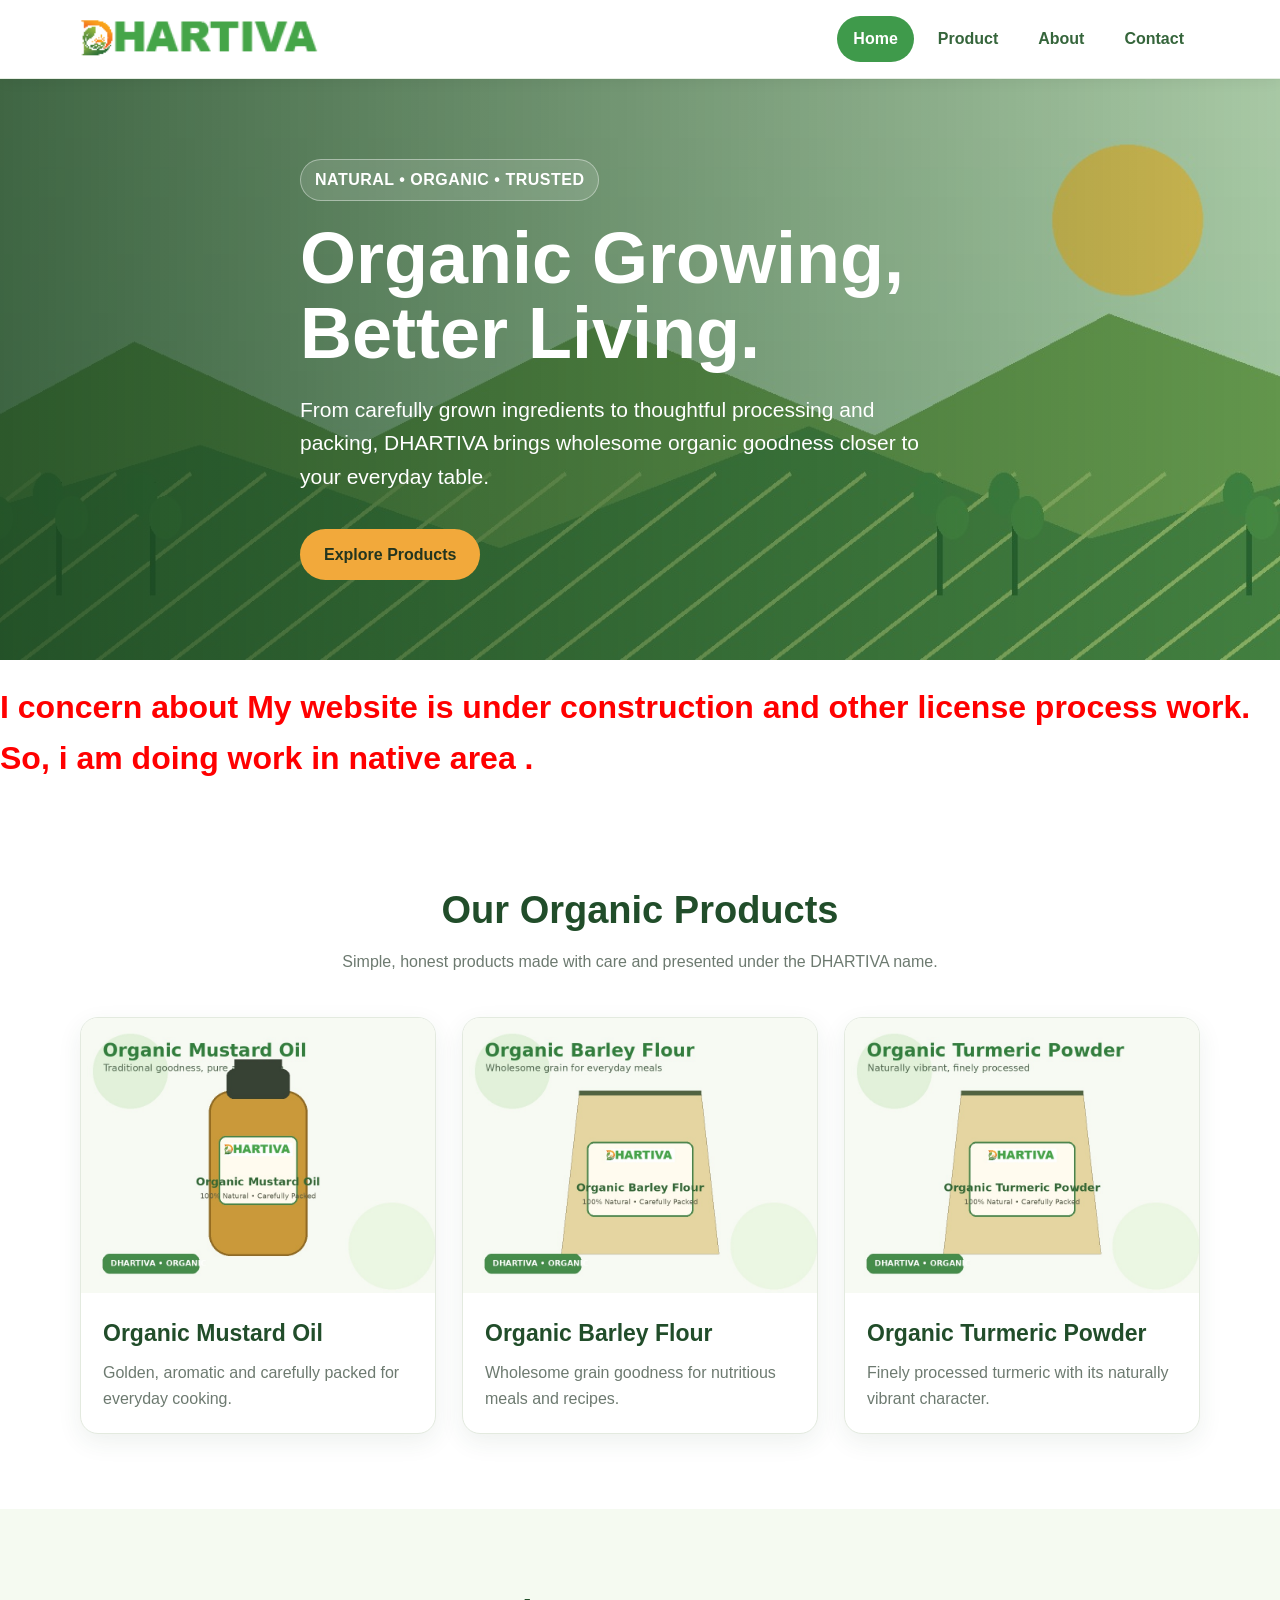
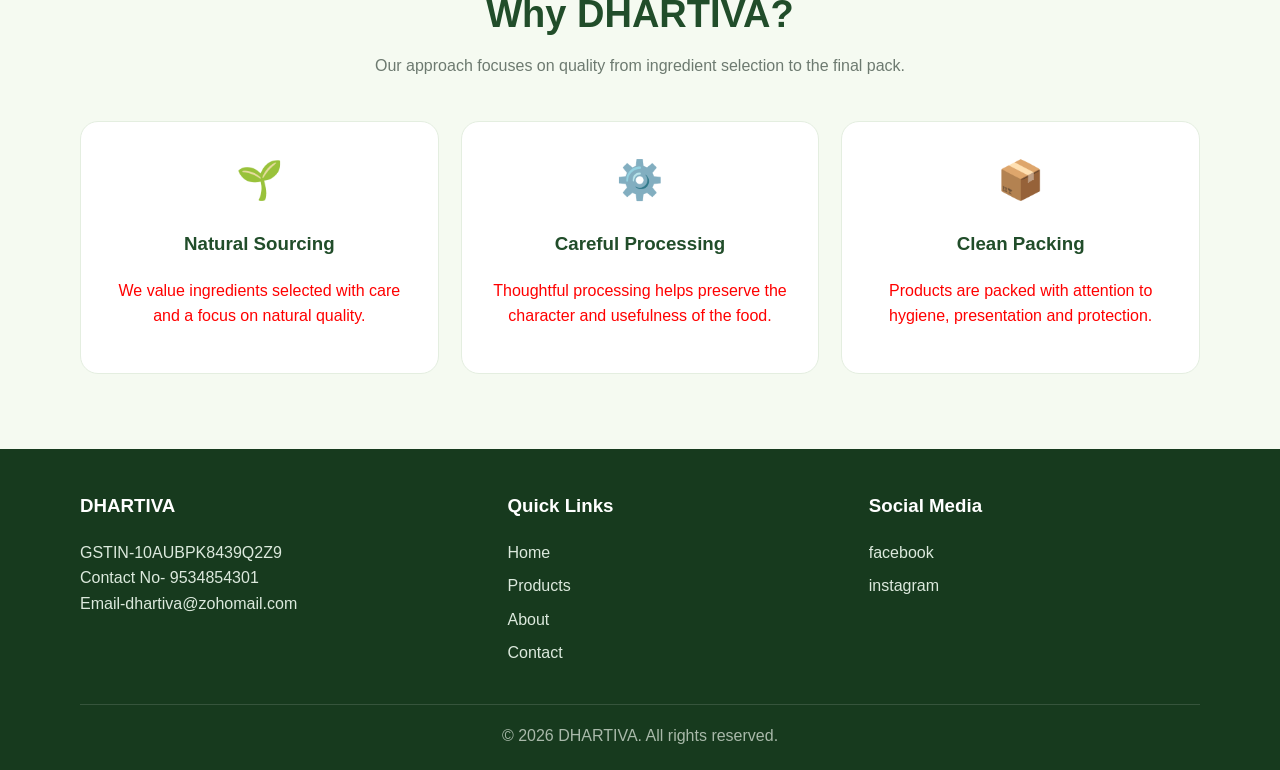
<file: dhartivasta/index.html>
<!doctype html>
<html lang="en"><head><meta charset="utf-8"><meta name="viewport" content="width=device-width,initial-scale=1">
<title>Home | DHARTIVA</title><link rel="stylesheet" href="css/style.css"></head>
<body>
<header>
  <div class="container nav">
    <a href="index.html"><img class="logo" src="images/dhartiva-logo.png" alt="DHARTIVA"></a>
    <button class="menu-btn" aria-label="Open menu">☰</button>
    <ul class="nav-links">
      <li><a class="active" href="index.html">Home</a></li>
      <li><a class="" href="products.html">Product</a></li>
      <li><a class="" href="about.html">About</a></li>
      <li><a class="" href="contact.html">Contact</a></li>
    </ul>
  </div>
</header>

<section class="hero">
 <div class="container hero-content">
  <span class="eyebrow">NATURAL • ORGANIC • TRUSTED</span>
  <h1>Organic Growing,<br>Better Living.</h1>
  <p>From carefully grown ingredients to thoughtful processing and packing, DHARTIVA brings wholesome organic goodness closer to your everyday table.</p>
  <a class="btn" href="products.html">Explore Products</a>
 </div>
</section>
<h1><font color="RED" >I concern about My website is under construction and other license process work. So, i am doing work in native area .</h1>
<section class="section">
 <div class="container">
  <div class="section-title"><h2>Our Organic Products</h2><p>Simple, honest products made with care and presented under the DHARTIVA name.</p></div>
  <div class="products">
   <article class="card"><img src="images/mustard-oil.jpg" alt="Organic Mustard Oil"><div class="card-body"><h3>Organic Mustard Oil</h3><p>Golden, aromatic and carefully packed for everyday cooking.</p></div></article>
   <article class="card"><img src="images/barley-flour.jpg" alt="Organic Barley Flour"><div class="card-body"><h3>Organic Barley Flour</h3><p>Wholesome grain goodness for nutritious meals and recipes.</p></div></article>
   <article class="card"><img src="images/turmeric-powder.jpg" alt="Organic Turmeric Powder"><div class="card-body"><h3>Organic Turmeric Powder</h3><p>Finely processed turmeric with its naturally vibrant character.</p></div></article>
  </div>
 </div>
</section>
<section class="section alt">
 <div class="container">
  <div class="section-title"><h2>Why DHARTIVA?</h2><p>Our approach focuses on quality from ingredient selection to the final pack.</p></div>
  <div class="features">
   <div class="feature"><div class="icon">🌱</div><h3>Natural Sourcing</h3><p>We value ingredients selected with care and a focus on natural quality.</p></div>
   <div class="feature"><div class="icon">⚙️</div><h3>Careful Processing</h3><p>Thoughtful processing helps preserve the character and usefulness of the food.</p></div>
   <div class="feature"><div class="icon">📦</div><h3>Clean Packing</h3><p>Products are packed with attention to hygiene, presentation and protection.</p></div>
  </div>
 </div>
</section>

<footer>
  <div class="container footer-grid">
    <div>
      <h3>DHARTIVA</h3>
      <p>GSTIN-10AUBPK8439Q2Z9 <br>Contact No- 9534854301 <br> Email-dhartiva@zohomail.com</p>
    </div>
    <div>
      <h3>Quick Links</h3>
      <ul>
        <li><a href="index.html">Home</a></li><li><a href="products.html">Products</a></li>
        <li><a href="about.html">About</a></li><li><a href="contact.html">Contact</a></li>
      </ul>
    </div>
    <div>
      <h3>Social Media</h3>
      <ul>
        <li><a href="index.html">facebook</a></li><li><a href="products.html">instagram</a></li>
      </ul>
    </div>
  </div>
  <div class="container footer-bottom">© 2026 DHARTIVA. All rights reserved.</div>
</footer>
<script src="js/script.js"></script>
</body></html>
</file>
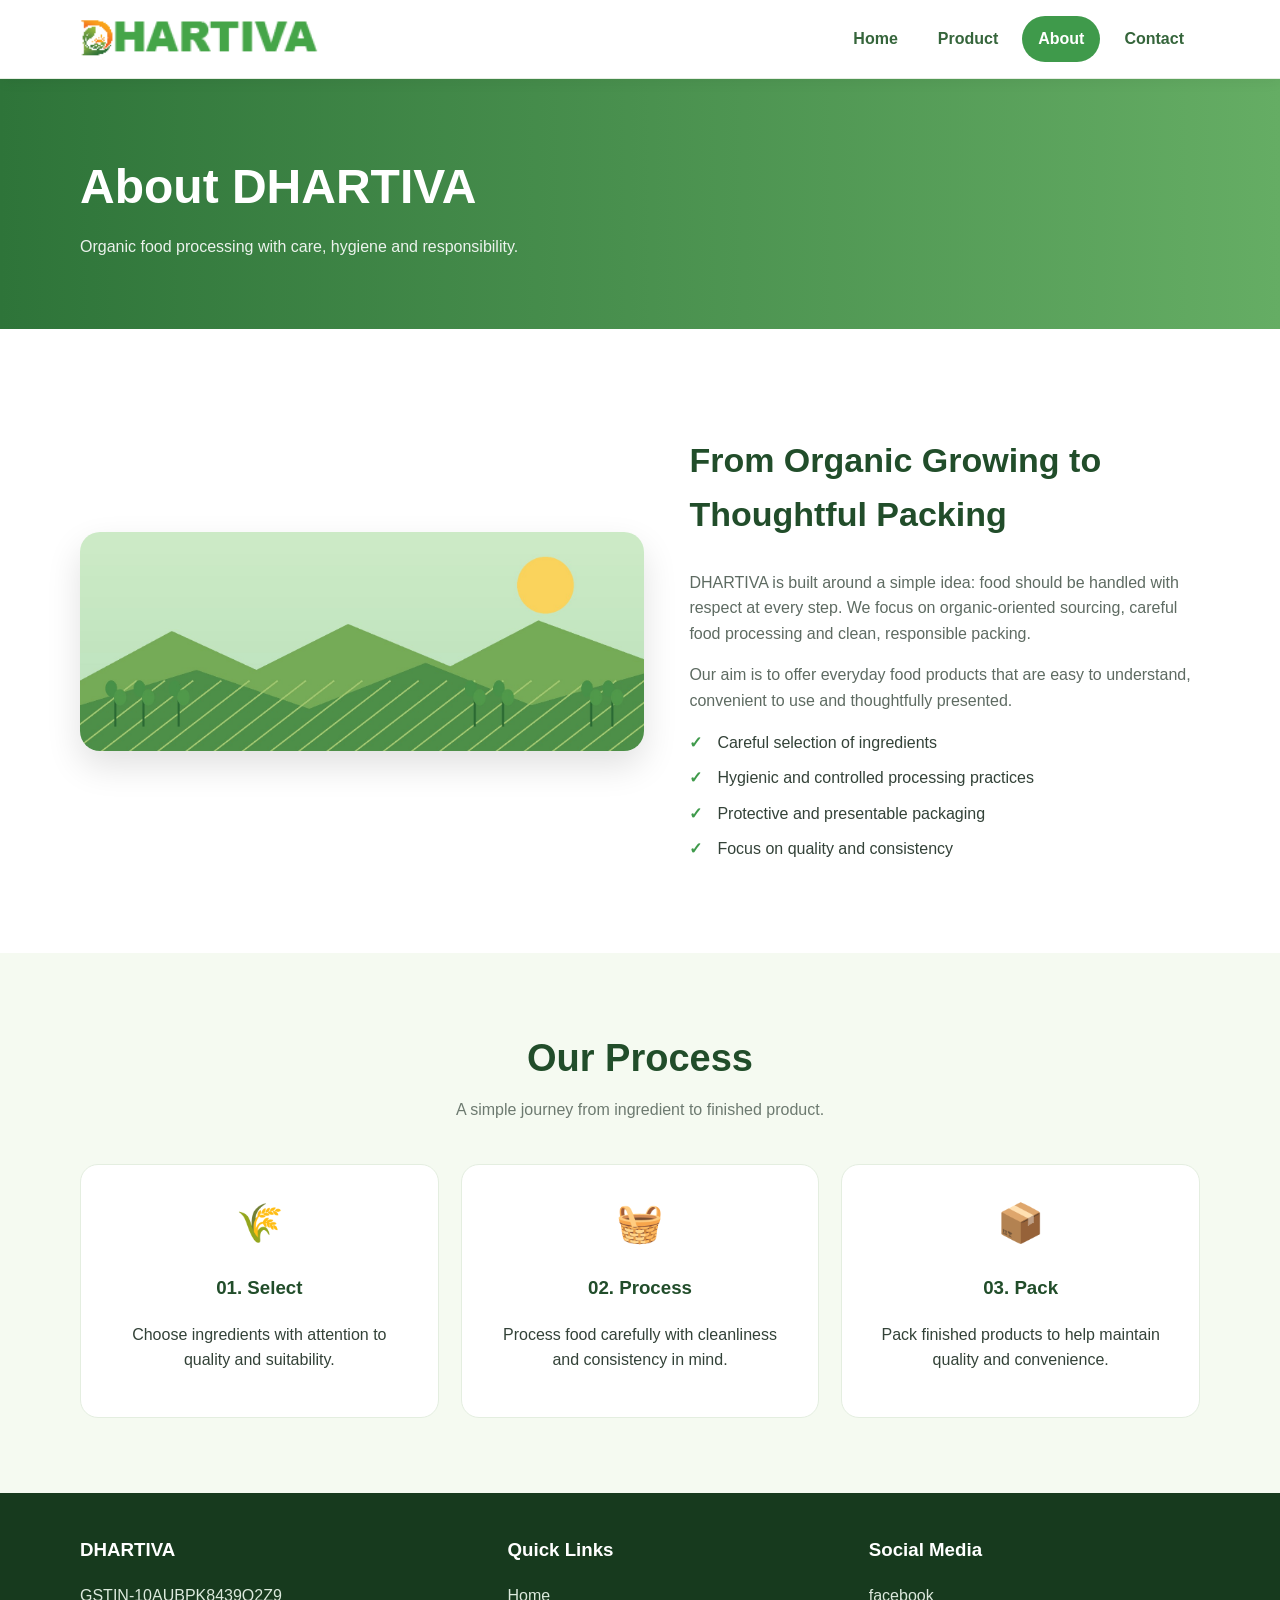
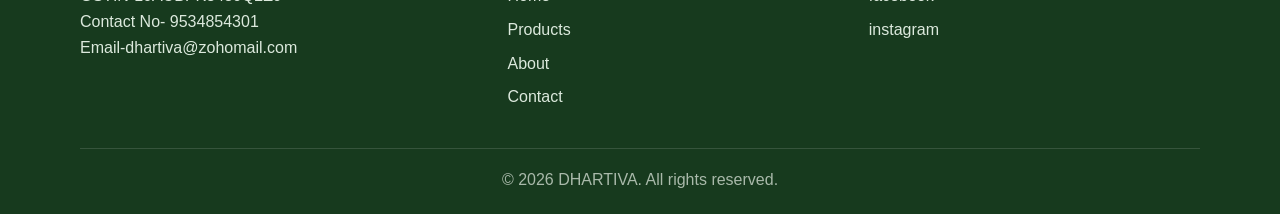
<file: dhartivasta/about.html>
<!doctype html>
<html lang="en"><head><meta charset="utf-8"><meta name="viewport" content="width=device-width,initial-scale=1">
<title>About | DHARTIVA</title><link rel="stylesheet" href="css/style.css"></head>
<body>
<header>
  <div class="container nav">
    <a href="index.html"><img class="logo" src="images/dhartiva-logo.png" alt="DHARTIVA"></a>
    <button class="menu-btn" aria-label="Open menu">☰</button>
    <ul class="nav-links">
      <li><a class="" href="index.html">Home</a></li>
      <li><a class="" href="products.html">Product</a></li>
      <li><a class="active" href="about.html">About</a></li>
      <li><a class="" href="contact.html">Contact</a></li>
    </ul>
  </div>
</header>

<section class="page-banner"><div class="container"><h1>About DHARTIVA</h1><p>Organic food processing with care, hygiene and responsibility.</p></div></section>
<section class="section"><div class="container about-grid">
 <img src="images/organic-farm-hero.jpg" alt="Organic farming">
 <div class="about-text">
  <h2>From Organic Growing to Thoughtful Packing</h2>
  <p>DHARTIVA is built around a simple idea: food should be handled with respect at every step. We focus on organic-oriented sourcing, careful food processing and clean, responsible packing.</p>
  <p>Our aim is to offer everyday food products that are easy to understand, convenient to use and thoughtfully presented.</p>
  <ul class="checks">
   <li>Careful selection of ingredients</li><li>Hygienic and controlled processing practices</li>
   <li>Protective and presentable packaging</li><li>Focus on quality and consistency</li>
  </ul>
 </div>
</div></section>
<section class="section alt"><div class="container"><div class="section-title"><h2>Our Process</h2><p>A simple journey from ingredient to finished product.</p></div>
<div class="features">
<div class="feature"><div class="icon">🌾</div><h3>01. Select</h3><p>Choose ingredients with attention to quality and suitability.</p></div>
<div class="feature"><div class="icon">🧺</div><h3>02. Process</h3><p>Process food carefully with cleanliness and consistency in mind.</p></div>
<div class="feature"><div class="icon">📦</div><h3>03. Pack</h3><p>Pack finished products to help maintain quality and convenience.</p></div>
</div></div></section>

<footer>
  <div class="container footer-grid">
    <div>
      <h3>DHARTIVA</h3>
      <p>GSTIN-10AUBPK8439Q2Z9 <br>Contact No- 9534854301 <br> Email-dhartiva@zohomail.com</p>
    </div>
    <div>
      <h3>Quick Links</h3>
      <ul>
        <li><a href="index.html">Home</a></li><li><a href="products.html">Products</a></li>
        <li><a href="about.html">About</a></li><li><a href="contact.html">Contact</a></li>
      </ul>
    </div>
    <div>
      <h3>Social Media</h3>
      <ul>
        <li><a href="index.html">facebook</a></li><li><a href="products.html">instagram</a></li>
      </ul>
    </div>
  </div>
  <div class="container footer-bottom">© 2026 DHARTIVA. All rights reserved.</div>
<script src="js/script.js"></script>
</body></html>
</file>
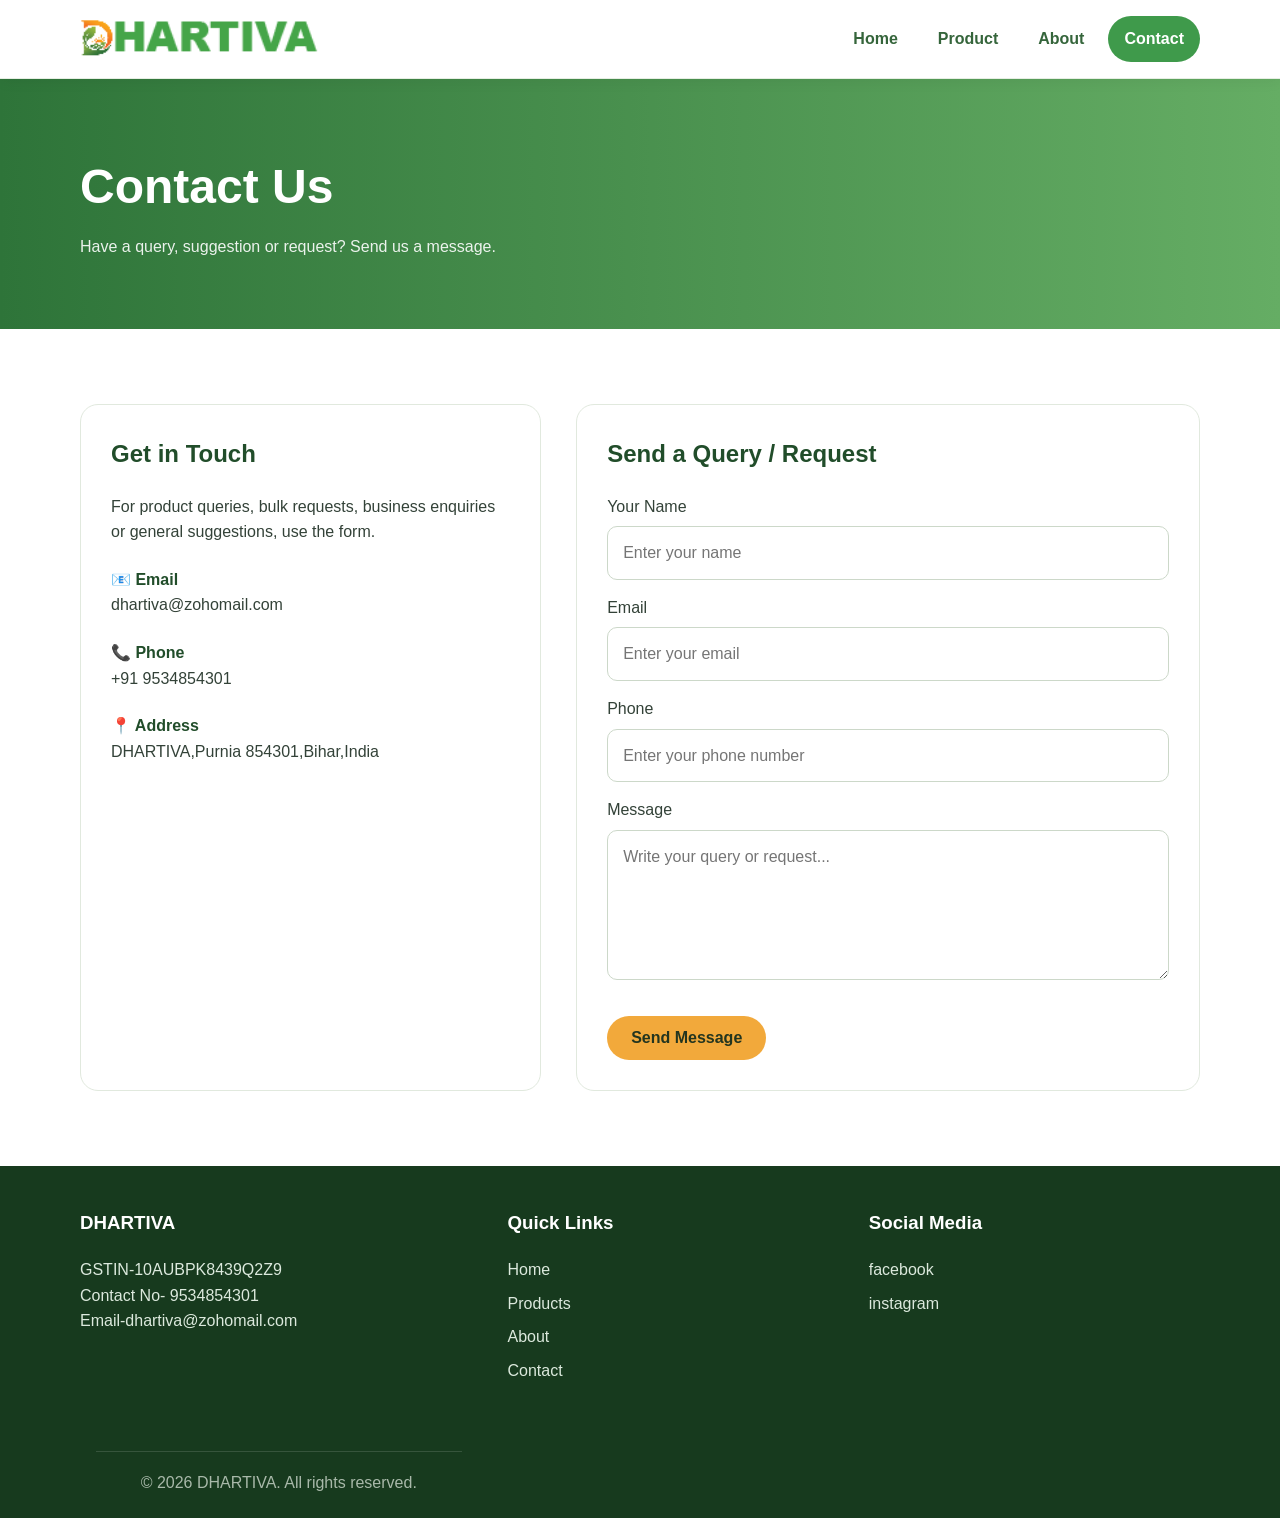
<file: dhartivasta/contact.html>
<!doctype html>
<html lang="en"><head><meta charset="utf-8"><meta name="viewport" content="width=device-width,initial-scale=1">
<title>Contact | DHARTIVA</title><link rel="stylesheet" href="css/style.css"></head>
<body>
<header>
  <div class="container nav">
    <a href="index.html"><img class="logo" src="images/dhartiva-logo.png" alt="DHARTIVA"></a>
    <button class="menu-btn" aria-label="Open menu">☰</button>
    <ul class="nav-links">
      <li><a class="" href="index.html">Home</a></li>
      <li><a class="" href="products.html">Product</a></li>
      <li><a class="" href="about.html">About</a></li>
      <li><a class="active" href="contact.html">Contact</a></li>
    </ul>
  </div>
</header>

<section class="page-banner"><div class="container"><h1>Contact Us</h1><p>Have a query, suggestion or request? Send us a message.</p></div></section>
<section class="section"><div class="container contact-grid">
 <div class="contact-info">
  <h2>Get in Touch</h2>
  <p>For product queries, bulk requests, business enquiries or general suggestions, use the form.</p>
  <div class="contact-item"><strong>📧 Email</strong><span>dhartiva@zohomail.com</span></div>
  <div class="contact-item"><strong>📞 Phone</strong><span>+91 9534854301</span></div>
  <div class="contact-item"><strong>📍 Address</strong><span>DHARTIVA,Purnia 854301,Bihar,India</span></div>
 </div>
 <div class="form-card">
  <h2>Send a Query / Request</h2>
  <form id="contactForm">
   <label>Your Name</label><input required name="name" placeholder="Enter your name">
   <label>Email</label><input required type="email" name="email" placeholder="Enter your email">
   <label>Phone</label><input name="phone" placeholder="Enter your phone number">
   <label>Message</label><textarea required name="message" placeholder="Write your query or request..."></textarea>
   <button class="btn" type="submit">Send Message</button>
   <div class="notice" id="formNotice">Thank you! Your message has been captured in this demo. Connect this form to your backend/email service when you are ready.</div>
  </form>
 </div>
</div></section>

<footer>
  <div class="container footer-grid">
    <div>
      <h3>DHARTIVA</h3>
      <p>GSTIN-10AUBPK8439Q2Z9 <br>Contact No- 9534854301 <br> Email-dhartiva@zohomail.com</p>
    </div>
    <div>
      <h3>Quick Links</h3>
      <ul>
        <li><a href="index.html">Home</a></li><li><a href="products.html">Products</a></li>
        <li><a href="about.html">About</a></li><li><a href="contact.html">Contact</a></li>
      </ul>
    </div>
    <div>
      <h3>Social Media</h3>
      <ul>
        <li><a href="index.html">facebook</a></li><li><a href="products.html">instagram</a></li>
      </ul>
  </div>
  <div class="container footer-bottom">© 2026 DHARTIVA. All rights reserved.</div>
</footer>
<script src="js/script.js"></script>
</body></html>
</file>
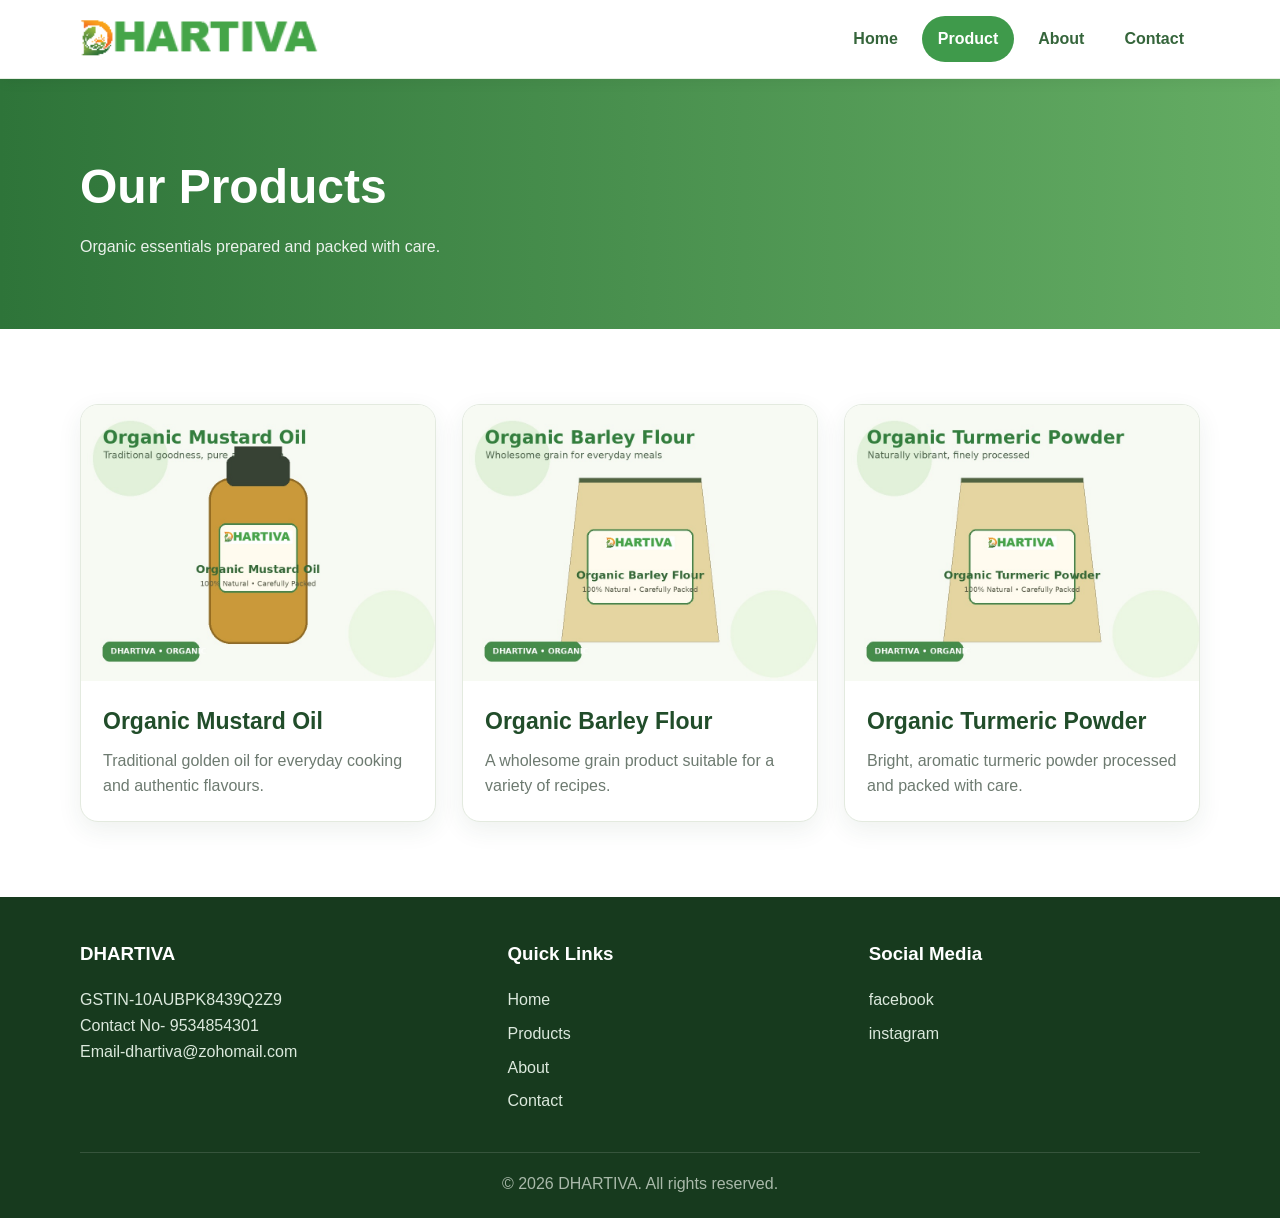
<file: dhartivasta/products.html>
<!doctype html>
<html lang="en"><head><meta charset="utf-8"><meta name="viewport" content="width=device-width,initial-scale=1">
<title>Products | DHARTIVA</title><link rel="stylesheet" href="css/style.css"></head>
<body>
<header>
  <div class="container nav">
    <a href="index.html"><img class="logo" src="images/dhartiva-logo.png" alt="DHARTIVA"></a>
    <button class="menu-btn" aria-label="Open menu">☰</button>
    <ul class="nav-links">
      <li><a class="" href="index.html">Home</a></li>
      <li><a class="active" href="products.html">Product</a></li>
      <li><a class="" href="about.html">About</a></li>
      <li><a class="" href="contact.html">Contact</a></li>
    </ul>
  </div>
</header>

<section class="page-banner"><div class="container"><h1>Our Products</h1><p>Organic essentials prepared and packed with care.</p></div></section>
<section class="section"><div class="container"><div class="products">
<article class="card"><img src="images/mustard-oil.jpg" alt="Organic Mustard Oil"><div class="card-body"><h3>Organic Mustard Oil</h3><p>Traditional golden oil for everyday cooking and authentic flavours.</p></div></article>
<article class="card"><img src="images/barley-flour.jpg" alt="Organic Barley Flour"><div class="card-body"><h3>Organic Barley Flour</h3><p>A wholesome grain product suitable for a variety of recipes.</p></div></article>
<article class="card"><img src="images/turmeric-powder.jpg" alt="Organic Turmeric Powder"><div class="card-body"><h3>Organic Turmeric Powder</h3><p>Bright, aromatic turmeric powder processed and packed with care.</p></div></article>
</div></div></section>

<footer>
  <div class="container footer-grid">
    <div>
      <h3>DHARTIVA</h3>
      <p>GSTIN-10AUBPK8439Q2Z9 <br>Contact No- 9534854301 <br> Email-dhartiva@zohomail.com</p>
    </div>
    <div>
      <h3>Quick Links</h3>
      <ul>
        <li><a href="index.html">Home</a></li><li><a href="products.html">Products</a></li>
        <li><a href="about.html">About</a></li><li><a href="contact.html">Contact</a></li>
      </ul>
    </div>
    <div>
      <h3>Social Media</h3>
      <ul>
        <li><a href="index.html">facebook</a></li><li><a href="products.html">instagram</a></li>
      </ul>
    </div>
  </div>
  <div class="container footer-bottom">© 2026 DHARTIVA. All rights reserved.</div>
</footer>
<script src="js/script.js"></script>
</body></html>
</file>
<file: dhartivasta/css/style.css>
:root{
  --green:#3f9a4b;
  --dark:#214d2a;
  --light:#f5faf1;
  --accent:#f2a93b;
  --text:#334238;
  --muted:#6d7a70;
  --white:#fff;
}
*{box-sizing:border-box}
html{scroll-behavior:smooth}
body{margin:0;font-family:Arial,Helvetica,sans-serif;color:var(--text);background:#fff;line-height:1.6}
a{text-decoration:none;color:inherit}
.container{width:min(1120px,92%);margin:auto}
header{position:sticky;top:0;z-index:1000;background:#fff;border-bottom:1px solid #e6eee3;box-shadow:0 2px 14px rgba(0,0,0,.06)}
.nav{height:78px;display:flex;align-items:center;justify-content:space-between;gap:30px}
.logo{height:48px;width:auto;display:block}
.nav-links{display:flex;align-items:center;gap:8px;list-style:none;margin:0;padding:0}
.nav-links a{display:block;padding:10px 16px;border-radius:24px;font-weight:700;color:#35653b}
.nav-links a:hover,.nav-links a.active{background:var(--green);color:#fff}
.menu-btn{display:none;border:0;background:var(--green);color:#fff;border-radius:8px;padding:9px 12px;font-size:22px}
.hero{min-height:560px;background:linear-gradient(90deg,rgba(24,65,31,.78),rgba(24,65,31,.20)),url('../images/organic-farm-hero.jpg') center/cover;display:flex;align-items:center}
.hero-content{color:#fff;max-width:680px;padding:80px 0}
.eyebrow{display:inline-block;background:#ffffff22;border:1px solid #ffffff66;padding:7px 14px;border-radius:30px;font-weight:700;letter-spacing:.5px}
.hero h1{font-size:clamp(42px,6vw,72px);line-height:1.05;margin:20px 0 16px}
.hero p{font-size:21px;max-width:620px}
.btn{display:inline-block;background:var(--accent);color:#23351f;font-weight:800;padding:13px 24px;border-radius:30px;margin-top:14px}
.btn:hover{transform:translateY(-1px);filter:brightness(.97)}
.section{padding:75px 0}
.section.alt{background:var(--light)}
.section-title{text-align:center;margin-bottom:42px}
.section-title h2{font-size:38px;color:var(--dark);margin:0 0 8px}
.section-title p{color:var(--muted);max-width:650px;margin:auto}
.products{display:grid;grid-template-columns:repeat(3,1fr);gap:26px}
.card{background:#fff;border:1px solid #e3eadf;border-radius:18px;overflow:hidden;box-shadow:0 8px 25px rgba(43,75,46,.08)}
.card img{width:100%;display:block}
.card-body{padding:22px}
.card h3{margin:0 0 8px;color:var(--dark);font-size:23px}
.card p{margin:0;color:var(--muted)}
.features{display:grid;grid-template-columns:repeat(3,1fr);gap:22px}
.feature{padding:28px;background:#fff;border-radius:18px;border:1px solid #e4eee0;text-align:center}
.icon{font-size:38px}
.feature h3{color:var(--dark)}
.page-banner{background:linear-gradient(90deg,#2e7439,#65ad64);color:#fff;padding:70px 0}
.page-banner h1{font-size:48px;margin:0 0 8px}
.page-banner p{margin:0;opacity:.9}
.about-grid{display:grid;grid-template-columns:1.05fr .95fr;gap:45px;align-items:center}
.about-grid img{width:100%;border-radius:20px;box-shadow:0 15px 35px rgba(0,0,0,.12)}
.about-text h2{color:var(--dark);font-size:34px}
.about-text p{color:#5e6b62}
.checks{list-style:none;padding:0}
.checks li{margin:10px 0;padding-left:28px;position:relative}
.checks li:before{content:'✓';position:absolute;left:0;color:var(--green);font-weight:900}
.contact-grid{display:grid;grid-template-columns:.85fr 1.15fr;gap:35px}
.contact-info,.form-card{background:#fff;border:1px solid #e1e9de;border-radius:18px;padding:30px}
.contact-info h2,.form-card h2{margin-top:0;color:var(--dark)}
.contact-item{margin:22px 0}
.contact-item strong{display:block;color:var(--dark)}
input,textarea{width:100%;padding:13px 15px;border:1px solid #ccd8c9;border-radius:10px;margin:7px 0 15px;font:inherit}
textarea{min-height:150px;resize:vertical}
button.btn{border:0;cursor:pointer;font-size:16px}
.notice{display:none;padding:12px 15px;border-radius:10px;background:#e6f6e6;color:#24662c;margin-top:15px}
footer{background:#173a1e;color:#dce9dd;padding:42px 0 22px}
.footer-grid{display:grid;grid-template-columns:1.2fr 1fr 1fr;gap:30px}
footer h3{color:#fff;margin-top:0}
footer ul{list-style:none;padding:0;margin:0}
footer li{margin:8px 0}
.footer-bottom{border-top:1px solid #ffffff22;margin-top:30px;padding-top:18px;text-align:center;color:#a9b9aa}
@media(max-width:800px){
  .nav{height:70px}
  .menu-btn{display:block}
  .nav-links{display:none;position:absolute;left:0;right:0;top:70px;background:#fff;padding:12px 4%;box-shadow:0 10px 18px rgba(0,0,0,.08);flex-direction:column;align-items:stretch}
  .nav-links.show{display:flex}
  .nav-links a{text-align:center}
  .products,.features,.about-grid,.contact-grid,.footer-grid{grid-template-columns:1fr}
  .hero{min-height:520px}
  .hero-content{padding:55px 0}
}
</file>
